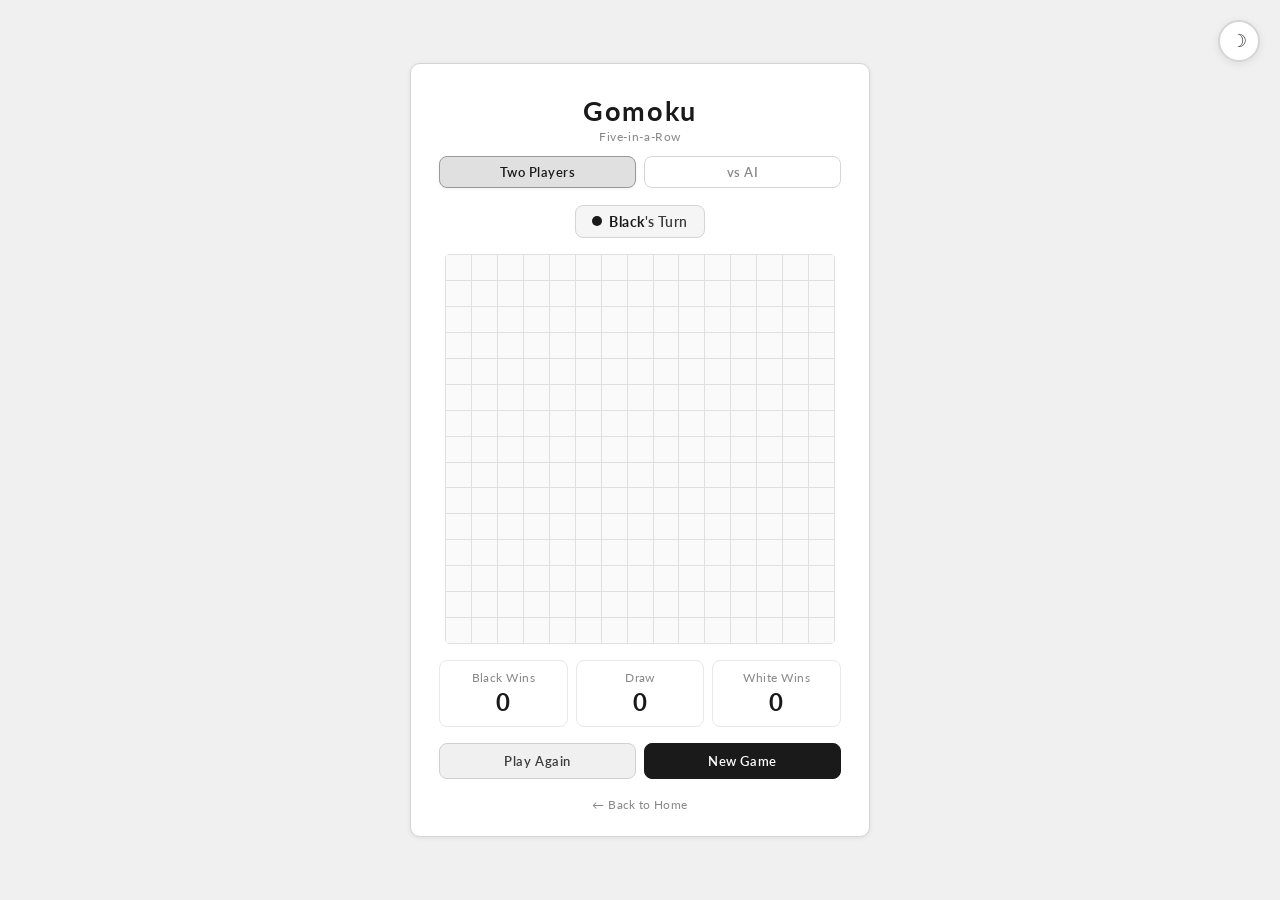
<file: games/gomoku.html>
<!DOCTYPE html>
<html lang="en">
<head>
  <meta charset="UTF-8">
  <meta name="viewport" content="width=device-width, initial-scale=1.0">
  <title>Gomoku</title>
  <link href="https://fonts.googleapis.com/css2?family=Lato:wght@400;700&display=swap" rel="stylesheet">
  <style>
    /* ==========================================
       Light Theme (default) — Minimalist Gray
       ========================================== */
    :root {
      --bg: #f0f0f0;
      --card-bg: #ffffff;
      --text: #3a3a3a;
      --text-dim: #888888;
      --heading: #1a1a1a;
      --border: #d5d5d5;
      --shadow: rgba(0, 0, 0, 0.08);
      --cell-bg: #fafafa;
      --cell-border: #e0e0e0;
      --cell-hover-bg: #eeeeee;
      --stone-dark: #1a1a1a;
      --stone-light: #ffffff;
      --stone-light-border: #1a1a1a;
      --win-bg: #e8e8e8;
      --win-border: #666666;
      --draw-bg: #f5f5f5;
      --btn-bg: #f0f0f0;
      --btn-hover: #e4e4e4;
      --btn-border: #d0d0d0;
      --btn-new-bg: #1a1a1a;
      --btn-new-text: #ffffff;
      --mode-active-bg: #e0e0e0;
      --mode-active-text: #1a1a1a;
      --turn-bg: #f5f5f5;
      --score-border: #e8e8e8;
      --highlight-border: #999999;
      --banner-win-bg: #e8e8e8;
      --banner-draw-bg: #f5f5f5;
    }

    /* ==========================================
       Dark Theme (manual toggle)
       ========================================== */
    :root[data-theme="dark"] {
      --bg: #181818;
      --card-bg: #242424;
      --text: #d6d6d6;
      --text-dim: #999999;
      --heading: #f2f2f2;
      --border: #3d3d3d;
      --shadow: rgba(0, 0, 0, 0.4);
      --cell-bg: #2e2e2e;
      --cell-border: #3d3d3d;
      --cell-hover-bg: #383838;
      --stone-dark: #e8e8e8;
      --stone-light: #2e2e2e;
      --stone-light-border: #e8e8e8;
      --win-bg: #333333;
      --win-border: #777777;
      --draw-bg: #2a2a2a;
      --btn-bg: #2e2e2e;
      --btn-hover: #383838;
      --btn-border: #3d3d3d;
      --btn-new-bg: #e8e8e8;
      --btn-new-text: #1a1a1a;
      --mode-active-bg: #383838;
      --mode-active-text: #f2f2f2;
      --turn-bg: #2e2e2e;
      --score-border: #3d3d3d;
      --highlight-border: #666666;
      --banner-win-bg: #333333;
      --banner-draw-bg: #2a2a2a;
    }

    /* ==========================================
       System Dark Theme (follow system when no manual selection)
       ========================================== */
    @media (prefers-color-scheme: dark) {
      :root:not([data-theme]) {
        --bg: #181818;
        --card-bg: #242424;
        --text: #d6d6d6;
        --text-dim: #999999;
        --heading: #f2f2f2;
        --border: #3d3d3d;
        --shadow: rgba(0, 0, 0, 0.4);
        --cell-bg: #2e2e2e;
        --cell-border: #3d3d3d;
        --cell-hover-bg: #383838;
        --stone-dark: #e8e8e8;
        --stone-light: #2e2e2e;
        --stone-light-border: #e8e8e8;
        --win-bg: #333333;
        --win-border: #777777;
        --draw-bg: #2a2a2a;
        --btn-bg: #2e2e2e;
        --btn-hover: #383838;
        --btn-border: #3d3d3d;
        --btn-new-bg: #e8e8e8;
        --btn-new-text: #1a1a1a;
        --mode-active-bg: #383838;
        --mode-active-text: #f2f2f2;
        --turn-bg: #2e2e2e;
        --score-border: #3d3d3d;
        --highlight-border: #666666;
        --banner-win-bg: #333333;
        --banner-draw-bg: #2a2a2a;
      }
    }

    /* ========== Global ========== */
    * { margin: 0; padding: 0; box-sizing: border-box; }

    body {
      font-family: 'Lato', sans-serif;
      background: var(--bg);
      color: var(--text);
      min-height: 100vh;
      display: flex;
      align-items: center;
      justify-content: center;
      -webkit-tap-highlight-color: transparent;
      user-select: none;
      transition: background 0.3s, color 0.3s;
      padding: 16px;
    }

    /* ========== Theme Toggle Button ========== */
    #theme-toggle {
      position: fixed;
      top: 20px;
      right: 20px;
      z-index: 1000;
      width: 42px;
      height: 42px;
      border-radius: 50%;
      border: 2px solid var(--border);
      background: var(--card-bg);
      color: var(--text);
      font-size: 18px;
      cursor: pointer;
      display: flex;
      align-items: center;
      justify-content: center;
      padding: 0;
      line-height: 1;
      transition: background 0.3s, border-color 0.3s, transform 0.2s, color 0.3s;
      box-shadow: 0 2px 8px var(--shadow);
    }

    #theme-toggle:hover {
      transform: scale(1.1);
      box-shadow: 0 4px 14px var(--shadow);
    }

    #theme-toggle:active { transform: scale(0.95); }

    /* ========== Main Container ========== */
    .container {
      background: var(--card-bg);
      border: 1px solid var(--border);
      border-radius: 10px;
      padding: 30px 28px 24px;
      width: min(94vw, 460px);
      box-shadow: 0 1px 4px var(--shadow);
      animation: fadeInUp 0.4s ease;
      transition: background 0.3s, border-color 0.3s, box-shadow 0.25s;
    }

    .container:hover {
      box-shadow: 0 4px 12px var(--shadow);
    }

    @keyframes fadeInUp {
      from { opacity: 0; transform: translateY(20px); }
      to   { opacity: 1; transform: translateY(0); }
    }

    /* ========== Header ========== */
    .header {
      text-align: center;
      margin-bottom: 14px;
    }

    .title {
      font-size: 1.7rem;
      font-weight: 700;
      color: var(--heading);
      letter-spacing: 0.06em;
      margin-bottom: 2px;
      transition: color 0.3s;
    }

    .subtitle {
      font-size: 0.78rem;
      color: var(--text-dim);
      letter-spacing: 0.05em;
      margin-bottom: 12px;
      transition: color 0.3s;
    }

    /* ========== Mode Switch ========== */
    .mode-switch {
      display: flex;
      gap: 8px;
      margin-bottom: 14px;
    }

    .mode-btn {
      flex: 1;
      padding: 7px 10px;
      border: 1px solid var(--border);
      border-radius: 8px;
      background: var(--card-bg);
      color: var(--text-dim);
      font-size: 0.8rem;
      font-weight: 600;
      letter-spacing: 0.04em;
      cursor: pointer;
      transition: all 0.25s ease;
      font-family: inherit;
    }

    .mode-btn:hover {
      background: var(--btn-hover);
      color: var(--text);
    }

    .mode-btn.active {
      background: var(--mode-active-bg);
      border-color: var(--highlight-border);
      color: var(--mode-active-text);
      box-shadow: 0 1px 3px rgba(0, 0, 0, 0.06);
    }

    /* ========== Turn Order (only in PvE mode) ========== */
    .order-switch {
      display: none;
      gap: 8px;
      margin-bottom: 14px;
    }

    .order-switch.visible {
      display: flex;
    }

    .order-btn {
      flex: 1;
      padding: 7px 10px;
      border: 1px solid var(--border);
      border-radius: 8px;
      background: var(--card-bg);
      color: var(--text-dim);
      font-size: 0.78rem;
      font-weight: 600;
      letter-spacing: 0.04em;
      cursor: pointer;
      transition: all 0.25s ease;
      font-family: inherit;
    }

    .order-btn:hover {
      background: var(--btn-hover);
      color: var(--text);
    }

    .order-btn.active {
      background: var(--mode-active-bg);
      border-color: var(--highlight-border);
      color: var(--mode-active-text);
      box-shadow: 0 1px 3px rgba(0, 0, 0, 0.06);
    }

    /* ========== Result Banner & Turn Indicator ========== */
    .info-bar {
      display: flex;
      align-items: center;
      justify-content: center;
      gap: 10px;
      margin-bottom: 14px;
      min-height: 38px;
    }

    .result-banner,
    .turn-indicator {
      padding: 7px 16px;
      border-radius: 8px;
      font-weight: 600;
      font-size: 0.88rem;
      letter-spacing: 0.03em;
      transition: all 0.3s ease;
    }

    .turn-indicator {
      display: flex;
      align-items: center;
      gap: 7px;
      background: var(--turn-bg);
      border: 1px solid var(--border);
      color: var(--text);
    }

    .turn-dot {
      width: 10px;
      height: 10px;
      border-radius: 50%;
      flex-shrink: 0;
      transition: background 0.3s;
    }

    .turn-dot.black-turn { background: var(--stone-dark); }
    .turn-dot.white-turn { background: var(--stone-light); border: 2px solid var(--stone-light-border); }

    .turn-dot.ai-thinking-dot {
      animation: dotBreath 0.8s ease-in-out infinite alternate;
    }

    @keyframes dotBreath {
      from { opacity: 0.4; transform: scale(0.9); }
      to   { opacity: 1;   transform: scale(1.15); }
    }

    .player-name {
      font-weight: 700;
      color: var(--heading);
      transition: color 0.3s;
    }

    .result-banner {
      display: none;
    }

    .result-banner.show {
      display: block;
    }

    .result-banner.win {
      background: var(--banner-win-bg);
      color: var(--heading);
      border: 1px solid var(--win-border);
    }

    .result-banner.draw {
      background: var(--banner-draw-bg);
      color: var(--text-dim);
      border: 1px solid var(--border);
    }

    .turn-indicator.hidden {
      display: none;
    }

    /* ========== Board ========== */
    .board-wrapper {
      display: flex;
      align-items: center;
      justify-content: center;
      margin-bottom: 16px;
    }

    .board {
      display: grid;
      grid-template-columns: repeat(15, 1fr);
      grid-template-rows: repeat(15, 1fr);
      gap: 1px;
      width: min(88vw, 390px);
      height: min(88vw, 390px);
      background: var(--cell-border);
      border: 1px solid var(--cell-border);
      border-radius: 4px;
    }

    .cell {
      position: relative;
      background: var(--cell-bg);
      cursor: pointer;
      transition: background 0.15s ease;
      display: flex;
      align-items: center;
      justify-content: center;
      /* square aspect */
      aspect-ratio: 1;
    }

    .cell:not(.taken):hover {
      background: var(--cell-hover-bg);
    }

    .board.ai-thinking .cell:not(.taken) {
      cursor: default;
      pointer-events: none;
    }

    .cell.taken {
      cursor: default;
      pointer-events: none;
    }

    /* Highlight winning stones */
    .cell.winner-stone::after {
      box-shadow: 0 0 6px 2px var(--win-border) !important;
    }

    /* ========== Black Stone (solid circle) ========== */
    .cell.black::after {
      content: '';
      width: 88%;
      height: 88%;
      background: var(--stone-dark);
      border-radius: 50%;
      animation: stoneAppear 0.2s ease;
      transition: background 0.3s;
    }

    /* ========== White Stone (hollow circle) ========== */
    .cell.white::after {
      content: '';
      width: 88%;
      height: 88%;
      background: var(--stone-light);
      border: 2px solid var(--stone-light-border);
      border-radius: 50%;
      animation: stoneAppear 0.2s ease;
      transition: background 0.3s, border-color 0.3s;
    }

    @keyframes stoneAppear {
      from { opacity: 0; transform: scale(0.3); }
      to   { opacity: 1; transform: scale(1); }
    }

    /* ========== Scoreboard ========== */
    .scoreboard {
      display: flex;
      gap: 8px;
      margin-bottom: 16px;
    }

    .score-card {
      flex: 1;
      text-align: center;
      padding: 10px 4px;
      border-radius: 8px;
      background: var(--card-bg);
      border: 1px solid var(--score-border);
      transition: all 0.3s ease;
    }

    .score-card .score-label {
      font-size: 0.72rem;
      color: var(--text-dim);
      margin-bottom: 3px;
      letter-spacing: 0.04em;
      transition: color 0.3s;
    }

    .score-card .score-value {
      font-size: 1.5rem;
      font-weight: 700;
      color: var(--heading);
      letter-spacing: 0.02em;
      transition: all 0.3s ease;
    }

    .score-card.highlight {
      border-color: var(--highlight-border);
      transform: translateY(-2px);
      box-shadow: 0 2px 8px rgba(0, 0, 0, 0.06);
    }

    /* ========== Controls ========== */
    .controls {
      display: flex;
      gap: 8px;
    }

    .btn {
      flex: 1;
      padding: 9px 12px;
      border: 1px solid var(--btn-border);
      border-radius: 8px;
      background: var(--btn-bg);
      color: var(--text);
      font-size: 0.83rem;
      font-weight: 600;
      letter-spacing: 0.04em;
      cursor: pointer;
      transition: all 0.2s ease;
      font-family: inherit;
    }

    .btn:hover {
      background: var(--btn-hover);
      border-color: var(--cell-hover-border);
      transform: translateY(-1px);
      box-shadow: 0 2px 6px rgba(0, 0, 0, 0.06);
    }

    .btn:active { transform: scale(0.97); }

    .btn-new-game {
      background: var(--btn-new-bg);
      color: var(--btn-new-text);
      border-color: var(--btn-new-bg);
    }

    .btn-new-game:hover { opacity: 0.85; }

    /* ========== Footer ========== */
    .footer-link {
      text-align: center;
      margin-top: 14px;
    }

    .footer-link a {
      color: var(--text-dim);
      text-decoration: none;
      font-size: 0.76rem;
      transition: color 0.2s;
      letter-spacing: 0.03em;
    }

    .footer-link a:hover { color: var(--text); }

    /* ========== Responsive ========== */
    @media (max-width: 440px) {
      .container { padding: 22px 12px 18px; width: 98vw; }
      .title { font-size: 1.4rem; }
      .board { width: min(94vw, 360px); height: min(94vw, 360px); }
      .score-card .score-value { font-size: 1.3rem; }
      .btn { padding: 8px 8px; font-size: 0.76rem; }
      .mode-btn { font-size: 0.74rem; padding: 6px 8px; }
      .cell.white::after { border-width: 1.5px; }
    }
  </style>
</head>
<body>

  <button id="theme-toggle" title="Toggle light/dark mode">&#9789;</button>

  <div class="container">
    <!-- Header -->
    <div class="header">
      <h1 class="title">Gomoku</h1>
      <p class="subtitle">Five-in-a-Row</p>
      <div class="mode-switch">
        <button class="mode-btn active" id="btnPvP" data-mode="pvp">Two Players</button>
        <button class="mode-btn" id="btnPvE" data-mode="pve">vs AI</button>
      </div>

      <!-- Order switch (only in PvE mode) -->
      <div class="order-switch" id="orderSwitch">
        <button class="order-btn active" id="btnYouFirst">You First (Black)</button>
        <button class="order-btn" id="btnAiFirst">AI First (Black)</button>
      </div>
    </div>

    <!-- Info Bar -->
    <div class="info-bar">
      <div class="result-banner" id="resultBanner"></div>
      <div class="turn-indicator" id="turnIndicator">
        <span class="turn-dot black-turn" id="turnDot"></span>
        <span><span class="player-name" id="turnName">Black</span>'s Turn</span>
      </div>
    </div>

    <!-- Board -->
    <div class="board-wrapper">
      <div class="board" id="board"></div>
    </div>

    <!-- Scoreboard -->
    <div class="scoreboard">
      <div class="score-card" id="scoreBlack">
        <div class="score-label" id="scoreBlackLabel">Black Wins</div>
        <div class="score-value" id="scoreBlackVal">0</div>
      </div>
      <div class="score-card" id="scoreDraw">
        <div class="score-label">Draw</div>
        <div class="score-value" id="scoreDrawVal">0</div>
      </div>
      <div class="score-card" id="scoreWhite">
        <div class="score-label" id="scoreWhiteLabel">White Wins</div>
        <div class="score-value" id="scoreWhiteVal">0</div>
      </div>
    </div>

    <!-- Controls -->
    <div class="controls">
      <button class="btn" id="btnRestart">Play Again</button>
      <button class="btn btn-new-game" id="btnNewGame">New Game</button>
    </div>

    <!-- Footer -->
    <div class="footer-link">
      <a href="../index.html">&larr; Back to Home</a>
    </div>
  </div>

  <script>
    /* ==========================================
       Gomoku — 15x15
       ========================================== */

    const SIZE = 15;

    // ---------- DOM ----------
    const boardEl       = document.getElementById('board');
    const turnDot       = document.getElementById('turnDot');
    const turnName      = document.getElementById('turnName');
    const turnIndicator = document.getElementById('turnIndicator');
    const resultBanner  = document.getElementById('resultBanner');
    const scoreBlackVal = document.getElementById('scoreBlackVal');
    const scoreWhiteVal = document.getElementById('scoreWhiteVal');
    const scoreDrawVal  = document.getElementById('scoreDrawVal');
    const scoreBlack    = document.getElementById('scoreBlack');
    const scoreWhite    = document.getElementById('scoreWhite');
    const scoreDraw     = document.getElementById('scoreDraw');
    const scoreBlackLabel = document.getElementById('scoreBlackLabel');
    const scoreWhiteLabel = document.getElementById('scoreWhiteLabel');
    const btnRestart    = document.getElementById('btnRestart');
    const btnNewGame    = document.getElementById('btnNewGame');
    const btnPvP        = document.getElementById('btnPvP');
    const btnPvE        = document.getElementById('btnPvE');
    const orderSwitch   = document.getElementById('orderSwitch');
    const btnYouFirst   = document.getElementById('btnYouFirst');
    const btnAiFirst    = document.getElementById('btnAiFirst');
    const themeToggle   = document.getElementById('theme-toggle');

    // ---------- State ----------
    const DIRECTIONS = [[0, 1], [1, 0], [1, 1], [1, -1]]; // horizontal, vertical, diagonal, anti-diagonal
    const BLACK = 'black';
    const WHITE = 'white';

    let boardState;     // 2D: boardState[row][col] = null | 'black' | 'white'
    let currentPlayer;  // 'black' | 'white'
    let gameActive;
    let gameMode;       // 'pvp' | 'pve'
    let scores;
    let aiTimer;
    let lastMove;       // [row, col] | null

    const CENTER = Math.floor(SIZE / 2);

    let humanColor = BLACK;   // player color: BLACK=first(black), WHITE=second(white)
    function getAiColor() { return humanColor === BLACK ? WHITE : BLACK; }

    // ======================================================
    //  Theme Toggle
    // ======================================================
    function getTheme() {
      const saved = localStorage.getItem('theme');
      if (saved) return saved;
      return window.matchMedia('(prefers-color-scheme: dark)').matches ? 'dark' : 'light';
    }

    function applyTheme(theme) {
      if (theme === 'dark') {
        document.documentElement.setAttribute('data-theme', 'dark');
        themeToggle.innerHTML = '&#9788;';
      } else {
        document.documentElement.removeAttribute('data-theme');
        themeToggle.innerHTML = '&#9789;';
      }
    }

    function toggleTheme() {
      const cur = document.documentElement.hasAttribute('data-theme') ? 'dark' : 'light';
      const next = cur === 'dark' ? 'light' : 'dark';
      applyTheme(next);
      localStorage.setItem('theme', next);
    }

    applyTheme(getTheme());
    window.matchMedia('(prefers-color-scheme: dark)').addEventListener('change', (e) => {
      if (!localStorage.getItem('theme')) applyTheme(e.matches ? 'dark' : 'light');
    });
    themeToggle.addEventListener('click', toggleTheme);

    // ======================================================
    //  Board Setup
    // ======================================================
    let cells = [];

    function buildBoard() {
      boardEl.innerHTML = '';
      cells = [];
      for (let r = 0; r < SIZE; r++) {
        for (let c = 0; c < SIZE; c++) {
          const cell = document.createElement('div');
          cell.className = 'cell';
          cell.dataset.row = r;
          cell.dataset.col = c;
          cell.addEventListener('click', () => handleCellClick(r, c));
          boardEl.appendChild(cell);
          cells.push(cell);
        }
      }
    }

    function getCell(r, c) {
      return cells[r * SIZE + c];
    }

    // ======================================================
    //  Game Initialization
    // ======================================================
    function initGame(resetScores = false) {
      if (aiTimer) { clearTimeout(aiTimer); aiTimer = null; }

      boardState = Array.from({ length: SIZE }, () => Array(SIZE).fill(null));
      currentPlayer = BLACK;   // Black always goes first
      gameActive = true;
      lastMove = null;

      if (resetScores) {
        scores = { black: 0, white: 0, draw: 0 };
      } else if (!scores) {
        scores = { black: 0, white: 0, draw: 0 };
      }

      cells.forEach(c => { c.className = 'cell'; });
      resultBanner.className = 'result-banner';
      resultBanner.textContent = '';
      turnIndicator.classList.remove('hidden');
      boardEl.classList.remove('ai-thinking');
      turnDot.classList.remove('ai-thinking-dot');

      updateScoreLabels();
      updateTurnUI();
      updateScoreUI();
      clearScoreHighlight();

      // In PvE mode and player goes second → AI (Black) moves first
      if (gameMode === 'pve' && humanColor === WHITE && gameActive) {
        boardEl.classList.add('ai-thinking');
        updateTurnUI();
        aiTimer = setTimeout(() => { aiTimer = null; aiMove(); }, 500);
      }
    }

    function updateScoreLabels() {
      if (gameMode === 'pve') {
        scoreBlackLabel.textContent = (humanColor === BLACK) ? 'You (Black)' : 'AI (Black)';
        scoreWhiteLabel.textContent = (humanColor === WHITE) ? 'You (White)' : 'AI (White)';
      } else {
        scoreBlackLabel.textContent = 'Black Wins';
        scoreWhiteLabel.textContent = 'White Wins';
      }
    }

    function updateTurnUI() {
      if (!gameActive) return;

      turnDot.classList.remove('ai-thinking-dot', 'black-turn', 'white-turn');
      turnIndicator.classList.remove('hidden');
      resultBanner.className = 'result-banner';
      resultBanner.textContent = '';

      if (currentPlayer === BLACK) {
        turnDot.classList.add('black-turn');
        if (gameMode === 'pve') {
          turnName.textContent = (humanColor === BLACK) ? 'You (Black)' : 'AI (Black)';
          if (humanColor !== BLACK) turnDot.classList.add('ai-thinking-dot');
        } else {
          turnName.textContent = 'Black';
        }
      } else {
        turnDot.classList.add('white-turn');
        if (gameMode === 'pve') {
          turnName.textContent = (humanColor === WHITE) ? 'You (White)' : 'AI (White)';
          if (humanColor !== WHITE) turnDot.classList.add('ai-thinking-dot');
        } else {
          turnName.textContent = 'White';
        }
      }
    }

    function updateScoreUI() {
      scoreBlackVal.textContent = scores.black;
      scoreWhiteVal.textContent = scores.white;
      scoreDrawVal.textContent  = scores.draw;
    }

    function highlightScoreCard(type) {
      clearScoreHighlight();
      if (type === 'black') scoreBlack.classList.add('highlight');
      if (type === 'white') scoreWhite.classList.add('highlight');
      if (type === 'draw')  scoreDraw.classList.add('highlight');
    }

    function clearScoreHighlight() {
      scoreBlack.classList.remove('highlight');
      scoreWhite.classList.remove('highlight');
      scoreDraw.classList.remove('highlight');
    }

    // ======================================================
    //  Win Detection (based on last move)
    // ======================================================
    function checkWinner() {
      if (!lastMove) return null;
      const [lr, lc] = lastMove;
      const player = boardState[lr][lc];
      if (!player) return null;

      for (const [dr, dc] of DIRECTIONS) {
        const line = [[lr, lc]];

        // forward
        for (let i = 1; i < 5; i++) {
          const r = lr + dr * i, c = lc + dc * i;
          if (r >= 0 && r < SIZE && c >= 0 && c < SIZE && boardState[r][c] === player) {
            line.push([r, c]);
          } else break;
        }
        // backward
        for (let i = 1; i < 5; i++) {
          const r = lr - dr * i, c = lc - dc * i;
          if (r >= 0 && r < SIZE && c >= 0 && c < SIZE && boardState[r][c] === player) {
            line.unshift([r, c]);
          } else break;
        }

        if (line.length >= 5) {
          return { winner: player, cells: line };
        }
      }

      // draw
      if (boardState.every(row => row.every(cell => cell !== null))) {
        return { winner: 'draw', cells: [] };
      }

      return null;
    }

    // ======================================================
    //  End Game & Place Stone
    // ======================================================
    function endGame(result) {
      gameActive = false;
      if (aiTimer) { clearTimeout(aiTimer); aiTimer = null; }

      boardEl.classList.remove('ai-thinking');
      turnDot.classList.remove('ai-thinking-dot');
      turnIndicator.classList.add('hidden');

      if (result.winner === 'draw') {
        scores.draw++;
        resultBanner.className = 'result-banner draw show';
        resultBanner.textContent = 'Draw -- Board is full';
        highlightScoreCard('draw');
      } else {
        const w = result.winner;
        if (w === BLACK) scores.black++;
        else             scores.white++;

        resultBanner.className = 'result-banner win show';

        if (gameMode === 'pve') {
          resultBanner.textContent = (w === humanColor) ? 'You Win!' : 'AI Wins';
        } else {
          resultBanner.textContent = (w === BLACK ? 'Black' : 'White') + ' Wins';
        }

        highlightScoreCard(w === BLACK ? 'black' : 'white');
        result.cells.forEach(([r, c]) => {
          getCell(r, c).classList.add('winner-stone');
        });
      }

      updateScoreUI();
    }

    function placeStone(r, c, player) {
      boardState[r][c] = player;
      const cell = getCell(r, c);
      cell.classList.add('taken', player);
      lastMove = [r, c];
    }

    function afterMove() {
      const result = checkWinner();
      if (result) {
        endGame(result);
        return;
      }

      if (gameMode === 'pvp') {
        currentPlayer = currentPlayer === BLACK ? WHITE : BLACK;
        updateTurnUI();
      } else {
        // PvE: after player's move, it's AI's turn
        currentPlayer = getAiColor();
        updateTurnUI();
        boardEl.classList.add('ai-thinking');
        aiTimer = setTimeout(() => { aiTimer = null; aiMove(); }, 300);
      }
    }

    // ---------- Click Handler ----------
    function handleCellClick(r, c) {
      if (!gameActive || boardState[r][c] !== null) return;
      if (gameMode === 'pve' && currentPlayer !== humanColor) return;

      placeStone(r, c, currentPlayer);
      afterMove();
    }

    // ======================================================
    //  AI — Enhanced: Heuristic Evaluation + Minimax + Alpha-Beta Pruning
    // ======================================================

    function aiMove() {
      const aiColor = getAiColor();
      if (!gameActive || currentPlayer !== aiColor) return;

      const move = getBestMove();
      if (!move) return;

      placeStone(move[0], move[1], aiColor);

      const result = checkWinner();
      if (result) {
        endGame(result);
      } else {
        currentPlayer = humanColor;
        boardEl.classList.remove('ai-thinking');
        updateTurnUI();
      }
    }

    // ---------- Scoring Constants ----------
    const SCORES = {
      FIVE:          10000000,
      LIVE_FOUR:      1500000,
      JUMP_FOUR:       260000,
      RUSH_FOUR:       180000,
      LIVE_THREE:       90000,
      JUMP_THREE:       20000,
      SLEEP_THREE:       7000,
      LIVE_TWO:           800,
      SLEEP_TWO:           90,
    };

    // ---------- Pattern Classification ----------
    function classifyPattern(count, openEnds) {
      if (count >= 5) return 'FIVE';
      if (count === 4) {
        if (openEnds === 2) return 'LIVE_FOUR';
        if (openEnds === 1) return 'RUSH_FOUR';
      }
      if (count === 3) {
        if (openEnds === 2) return 'LIVE_THREE';
        if (openEnds === 1) return 'SLEEP_THREE';
      }
      if (count === 2) {
        if (openEnds === 2) return 'LIVE_TWO';
        if (openEnds === 1) return 'SLEEP_TWO';
      }
      return null;
    }

    // ---------- Single-direction Analysis (returns pattern detail) ----------
    function evalDirDetailed(r, c, dr, dc, player) {
      let count = 1;
      let openEnds = 0;

      let nr = r + dr, nc = c + dc;
      while (nr >= 0 && nr < SIZE && nc >= 0 && nc < SIZE && boardState[nr][nc] === player) {
        count++;
        nr += dr; nc += dc;
      }
      if (nr >= 0 && nr < SIZE && nc >= 0 && nc < SIZE && boardState[nr][nc] === null) openEnds++;

      nr = r - dr; nc = c - dc;
      while (nr >= 0 && nr < SIZE && nc >= 0 && nc < SIZE && boardState[nr][nc] === player) {
        count++;
        nr -= dr; nc -= dc;
      }
      if (nr >= 0 && nr < SIZE && nc >= 0 && nc < SIZE && boardState[nr][nc] === null) openEnds++;

      const pattern = classifyPattern(count, openEnds);
      return { pattern, count, openEnds };
    }

    function isInsideBoard(r, c) {
      return r >= 0 && r < SIZE && c >= 0 && c < SIZE;
    }

    function getVirtualCellValue(r, c, player, tr, tc) {
      if (!isInsideBoard(tr, tc)) return 'X';
      if (tr === r && tc === c) return 'P';

      const cell = boardState[tr][tc];
      if (cell === null) return 'E';
      return cell === player ? 'P' : 'X';
    }

    // ---------- Broken Pattern Detection (Jump Three / Jump Four) ----------
    function detectBrokenPattern(r, c, dr, dc, player) {
      const line = [];
      for (let step = -4; step <= 4; step++) {
        line.push(getVirtualCellValue(r, c, player, r + dr * step, c + dc * step));
      }

      let jumpFour = false;
      let jumpThree = false;

      for (let start = 0; start <= 4; start++) {
        const end = start + 5;
        if (!(start <= 4 && 4 < end)) continue; // must include current move position

        const window = line.slice(start, end);
        if (window.includes('X')) continue;

        const ownCount = window.filter(v => v === 'P').length;
        const emptyCount = 5 - ownCount;
        const leftOpen = start - 1 >= 0 && line[start - 1] === 'E';
        const rightOpen = end < line.length && line[end] === 'E';
        const openAround = leftOpen || rightOpen;

        // pattern like 11101 / 11011 / 10111 (at least one side extendable)
        if (ownCount === 4 && emptyCount === 1) {
          const gapIndex = window.indexOf('E');
          if (gapIndex > 0 && gapIndex < 4 && openAround) jumpFour = true;
        }

        // pattern like 11010 / 10110 / 01011 / 01101 (at least one side extendable)
        if (ownCount === 3 && emptyCount === 2) {
          const stoneIdx = [];
          window.forEach((v, idx) => { if (v === 'P') stoneIdx.push(idx); });
          const span = stoneIdx[stoneIdx.length - 1] - stoneIdx[0];
          const hasInnerGap = span >= 3 && window.slice(1, 4).includes('E');
          if (hasInnerGap && openAround) jumpThree = true;
        }
      }

      return { jumpFour, jumpThree };
    }

    // ---------- Analyze virtual move patterns ----------
    function analyzeMovePatterns(r, c, player) {
      let baseScore = 0;
      const patterns = {
        FIVE: 0,
        LIVE_FOUR: 0,
        JUMP_FOUR: 0,
        RUSH_FOUR: 0,
        LIVE_THREE: 0,
        JUMP_THREE: 0,
        SLEEP_THREE: 0,
        LIVE_TWO: 0,
        SLEEP_TWO: 0,
      };

      for (const [dr, dc] of DIRECTIONS) {
        const result = evalDirDetailed(r, c, dr, dc, player);
        if (result.pattern) {
          patterns[result.pattern]++;
          baseScore += SCORES[result.pattern];
        }

        const broken = detectBrokenPattern(r, c, dr, dc, player);
        if (broken.jumpFour && result.count < 4) {
          patterns.JUMP_FOUR++;
          baseScore += SCORES.JUMP_FOUR;
        }
        if (broken.jumpThree && result.pattern !== 'LIVE_THREE') {
          patterns.JUMP_THREE++;
          baseScore += SCORES.JUMP_THREE;
        }
      }

      return { patterns, baseScore };
    }

    function scoreFromAnalysis(analysis) {
      const { patterns } = analysis;
      let totalScore = analysis.baseScore;

      // Five-in-a-row → immediate win (highest priority)
      if (patterns.FIVE >= 1) return SCORES.FIVE * 10;

      // Boost explicit single live-three so AI can recognize and value it better
      if (patterns.LIVE_THREE >= 1) totalScore += Math.floor(SCORES.LIVE_THREE * 0.7);

      // Double live-three / rush-four+live-three / double rush-four etc.
      if (patterns.LIVE_THREE >= 2) totalScore += SCORES.LIVE_FOUR * 2;
      if (patterns.RUSH_FOUR >= 1 && patterns.LIVE_THREE >= 1) totalScore += SCORES.LIVE_FOUR * 2;
      if (patterns.RUSH_FOUR >= 2) totalScore += SCORES.LIVE_FOUR * 2;

      // jump-four, jump-three compound threats
      if (patterns.JUMP_FOUR >= 1 && patterns.LIVE_THREE >= 1) totalScore += Math.floor(SCORES.LIVE_FOUR * 1.5);
      if (patterns.JUMP_FOUR >= 2) totalScore += SCORES.LIVE_FOUR;
      if (patterns.JUMP_THREE >= 2) totalScore += SCORES.LIVE_THREE;
      if (patterns.JUMP_THREE >= 1 && patterns.LIVE_THREE >= 1) totalScore += Math.floor(SCORES.LIVE_FOUR * 0.8);

      return totalScore;
    }

    function quickScoreFromAnalysis(analysis) {
      const { patterns } = analysis;
      let total = analysis.baseScore;

      if (patterns.FIVE >= 1) return SCORES.FIVE * 10;
      if (patterns.LIVE_THREE >= 1) total += Math.floor(SCORES.LIVE_THREE * 0.9);
      if (patterns.LIVE_THREE >= 2) total += SCORES.LIVE_FOUR;
      if (patterns.RUSH_FOUR >= 1 && patterns.LIVE_THREE >= 1) total += SCORES.LIVE_FOUR;

      return total;
    }

    function getThreatLevel(patterns) {
      if (patterns.FIVE >= 1) return 6;
      if (patterns.LIVE_FOUR >= 1) return 5;
      if (patterns.RUSH_FOUR >= 2 || (patterns.RUSH_FOUR >= 1 && patterns.LIVE_THREE >= 1)) return 4;
      if (patterns.LIVE_THREE >= 2) return 3;
      if (patterns.LIVE_THREE >= 1) return 2;
      if (patterns.JUMP_THREE >= 1) return 1;
      return 0;
    }

    // ---------- Enhanced Position Evaluation (with compound threat detection) ----------
    function evaluatePosition(r, c, player) {
      return scoreFromAnalysis(analyzeMovePatterns(r, c, player));
    }

    // ---------- Quick Evaluation (for candidate ordering in search tree) ----------
    function evaluatePositionQuick(r, c, player) {
      return quickScoreFromAnalysis(analyzeMovePatterns(r, c, player));
    }

    // ---------- Full-board Evaluation (search tree leaf node) ----------
    function evaluateBoardOverall(aiColor, humanColor) {
      let aiScore = 0, humanScore = 0;

      for (let r = 0; r < SIZE; r++) {
        for (let c = 0; c < SIZE; c++) {
          if (boardState[r][c] === aiColor) {
            aiScore += evaluatePosition(r, c, aiColor);
          } else if (boardState[r][c] === humanColor) {
            humanScore += evaluatePosition(r, c, humanColor);
          }
        }
      }

      return aiScore - humanScore;
    }

    // ---------- Check if a player has won (full-board scan) ----------
    function hasPlayerWon(player) {
      for (let r = 0; r < SIZE; r++) {
        for (let c = 0; c < SIZE; c++) {
          if (boardState[r][c] !== player) continue;
          for (const [dr, dc] of DIRECTIONS) {
            let count = 1;
            for (let i = 1; i < 5; i++) {
              const nr = r + dr * i, nc = c + dc * i;
              if (nr >= 0 && nr < SIZE && nc >= 0 && nc < SIZE && boardState[nr][nc] === player) count++;
              else break;
            }
            if (count >= 5) return true;
          }
        }
      }
      return false;
    }

    // ---------- Check if board is full ----------
    function isBoardFullState() {
      return boardState.every(row => row.every(cell => cell !== null));
    }

    // ---------- Alpha-Beta Search Core ----------
    function alphaBeta(depth, alpha, beta, isMaximizing, aiColor, humanColor) {
      // terminal state detection
      if (hasPlayerWon(aiColor))    return  100000000 + depth;
      if (hasPlayerWon(humanColor)) return -100000000 - depth;
      if (isBoardFullState())       return 0;
      if (depth === 0)              return evaluateBoardOverall(aiColor, humanColor);

      const candidates = getCandidateMoves();
      if (candidates.length === 0) return 0;

      // Sort candidates heuristically (improve pruning efficiency)
      const scored = candidates.map(([r, c]) => {
        const attackAnalysis = analyzeMovePatterns(r, c, isMaximizing ? aiColor : humanColor);
        const defendAnalysis = analyzeMovePatterns(r, c, isMaximizing ? humanColor : aiColor);
        const attack = quickScoreFromAnalysis(attackAnalysis);
        const defend = quickScoreFromAnalysis(defendAnalysis);
        const defendThreat = getThreatLevel(defendAnalysis.patterns);
        const defensiveBonus = defendThreat >= 3 ? SCORES.LIVE_FOUR : (defendThreat >= 2 ? SCORES.LIVE_THREE : 0);
        return { r, c, s: attack + defend * 1.25 + defensiveBonus };
      });
      scored.sort((a, b) => b.s - a.s);

      // Limit candidate count to control search scale
      const maxCandidates = depth >= 2 ? 10 : candidates.length;
      const limited = scored.slice(0, maxCandidates);

      if (isMaximizing) {
        let maxScore = -Infinity;
        for (const { r, c } of limited) {
          boardState[r][c] = aiColor;
          const score = alphaBeta(depth - 1, alpha, beta, false, aiColor, humanColor);
          boardState[r][c] = null;
          maxScore = Math.max(maxScore, score);
          alpha = Math.max(alpha, score);
          if (alpha >= beta) break;
        }
        return maxScore;
      } else {
        let minScore = Infinity;
        for (const { r, c } of limited) {
          boardState[r][c] = humanColor;
          const score = alphaBeta(depth - 1, alpha, beta, true, aiColor, humanColor);
          boardState[r][c] = null;
          minScore = Math.min(minScore, score);
          beta = Math.min(beta, score);
          if (alpha >= beta) break;
        }
        return minScore;
      }
    }

    // ---------- Get Candidate Move Positions ----------
    function getCandidateMoves() {
      const candidateSet = new Set();

      for (let r = 0; r < SIZE; r++) {
        for (let c = 0; c < SIZE; c++) {
          if (boardState[r][c] !== null) {
            for (let dr = -2; dr <= 2; dr++) {
              for (let dc = -2; dc <= 2; dc++) {
                const nr = r + dr, nc = c + dc;
                if (nr >= 0 && nr < SIZE && nc >= 0 && nc < SIZE && boardState[nr][nc] === null) {
                  candidateSet.add(nr * SIZE + nc);
                }
              }
            }
          }
        }
      }

      return [...candidateSet].map(key => [Math.floor(key / SIZE), key % SIZE]);
    }

    // ---------- Core: AI Best Move (Minimax + Iterative Deepening) ----------
    function getBestMove() {
      const aiColor = getAiColor();

      // For empty board, start at center
      const allEmpty = boardState.every(row => row.every(c => c === null));
      if (allEmpty) return [CENTER, CENTER];

      const candidates = getCandidateMoves();
      if (candidates.length === 0) return null;

      // 1. Check if AI can win in one move
      for (const [r, c] of candidates) {
        boardState[r][c] = aiColor;
        const won = hasPlayerWon(aiColor);
        boardState[r][c] = null;
        if (won) return [r, c];
      }

      // 2. Check positions that must be blocked (opponent's winning move)
      const mustBlock = [];
      for (const [r, c] of candidates) {
        boardState[r][c] = humanColor;
        if (hasPlayerWon(humanColor)) mustBlock.push([r, c]);
        boardState[r][c] = null;
      }

      // Only one must-block point → block directly
      if (mustBlock.length === 1) return mustBlock[0];

      let searchCandidates = candidates;
      if (mustBlock.length > 1) searchCandidates = mustBlock;

      // 3. Tactical layer: explicitly recognize forcing threats and live-three points
      const aiForcing = searchCandidates.map(([r, c]) => {
        const analysis = analyzeMovePatterns(r, c, aiColor);
        return {
          r,
          c,
          threat: getThreatLevel(analysis.patterns),
          score: scoreFromAnalysis(analysis),
        };
      }).filter(item => item.threat >= 4);

      if (aiForcing.length > 0) {
        aiForcing.sort((a, b) => (b.threat - a.threat) || (b.score - a.score));
        return [aiForcing[0].r, aiForcing[0].c];
      }

      const humanThreats = searchCandidates.map(([r, c]) => {
        const analysis = analyzeMovePatterns(r, c, humanColor);
        return {
          r,
          c,
          threat: getThreatLevel(analysis.patterns),
          score: scoreFromAnalysis(analysis),
        };
      }).filter(item => item.threat >= 2); // includes single live-three

      if (humanThreats.length > 0) {
        humanThreats.sort((a, b) => (b.threat - a.threat) || (b.score - a.score));
        return [humanThreats[0].r, humanThreats[0].c];
      }

      // 4. Evaluate + sort candidates (attack + defense, defense weighted)
      const scored = searchCandidates.map(([r, c]) => {
        const attackAnalysis = analyzeMovePatterns(r, c, aiColor);
        const defendAnalysis = analyzeMovePatterns(r, c, humanColor);
        const attack = scoreFromAnalysis(attackAnalysis);
        const defend = scoreFromAnalysis(defendAnalysis);
        const defendThreat = getThreatLevel(defendAnalysis.patterns);
        const defensiveBonus = defendThreat >= 3 ? SCORES.LIVE_FOUR : (defendThreat >= 2 ? SCORES.LIVE_THREE : 0);
        return { r, c, s: attack + defend * 1.35 + defensiveBonus };
      });
      scored.sort((a, b) => b.s - a.s);

      // 5. Iterative deepening search (depth 2 → 3, time limit ~900ms)
      const TIME_LIMIT = 900;
      const startTime = Date.now();
      let bestMove = scored[0]; // fallback: best heuristic
      let searchDepth = 2;

      while (searchDepth <= 3) {
        let bestScore = -Infinity;
        let currentBest = scored[0];
        let completed = true;

        // Explore up to 12 candidates at root node
        for (const { r, c } of scored.slice(0, 12)) {
          if (Date.now() - startTime > TIME_LIMIT) {
            completed = false;
            break;
          }

          boardState[r][c] = aiColor;
          const score = alphaBeta(searchDepth - 1, -Infinity, Infinity, false, aiColor, humanColor);
          boardState[r][c] = null;

          if (score > bestScore) {
            bestScore = score;
            currentBest = { r, c };
          }
        }

        if (completed) {
          bestMove = currentBest;
          searchDepth++;
        } else {
          break; // timeout, use previous depth result
        }
      }

      return [bestMove.r, bestMove.c];
    }

    // ======================================================
    //  Button Actions
    // ======================================================
    function restartGame() {
      if (aiTimer) { clearTimeout(aiTimer); aiTimer = null; }

      boardState = Array.from({ length: SIZE }, () => Array(SIZE).fill(null));
      currentPlayer = BLACK;
      gameActive = true;
      lastMove = null;

      cells.forEach(c => { c.className = 'cell'; });
      resultBanner.className = 'result-banner';
      resultBanner.textContent = '';
      turnIndicator.classList.remove('hidden');
      boardEl.classList.remove('ai-thinking');
      turnDot.classList.remove('ai-thinking-dot');

      clearScoreHighlight();
      updateTurnUI();

      // In PvE mode and player goes second → AI moves first
      if (gameMode === 'pve' && humanColor === WHITE && gameActive) {
        boardEl.classList.add('ai-thinking');
        updateTurnUI();
        aiTimer = setTimeout(() => { aiTimer = null; aiMove(); }, 500);
      }
    }

    function newGame() {
      scores = { black: 0, white: 0, draw: 0 };
      updateScoreUI();
      restartGame();
    }

    function switchMode(mode) {
      if (gameMode === mode) return;
      gameMode = mode;
      btnPvP.classList.toggle('active', mode === 'pvp');
      btnPvE.classList.toggle('active', mode === 'pve');
      orderSwitch.classList.toggle('visible', mode === 'pve');
      document.querySelector('.subtitle').textContent = mode === 'pvp'
        ? 'Gomoku / PvP'
        : 'Gomoku / vs AI';
      // Reset to player first when switching modes
      humanColor = BLACK;
      btnYouFirst.classList.add('active');
      btnAiFirst.classList.remove('active');
      newGame();
    }

    function setOrder(youFirst) {
      const newColor = youFirst ? BLACK : WHITE;
      if (humanColor === newColor) return;
      humanColor = newColor;
      btnYouFirst.classList.toggle('active', youFirst);
      btnAiFirst.classList.toggle('active', !youFirst);
      newGame();
    }

    // ======================================================
    //  Launch
    // ======================================================
    btnRestart.addEventListener('click', restartGame);
    btnNewGame.addEventListener('click', newGame);
    btnPvP.addEventListener('click', () => switchMode('pvp'));
    btnPvE.addEventListener('click', () => switchMode('pve'));
    btnYouFirst.addEventListener('click', () => setOrder(true));
    btnAiFirst.addEventListener('click', () => setOrder(false));

    buildBoard();
    gameMode = 'pvp';
    initGame(true);
  </script>

</body>
</html>
</file>
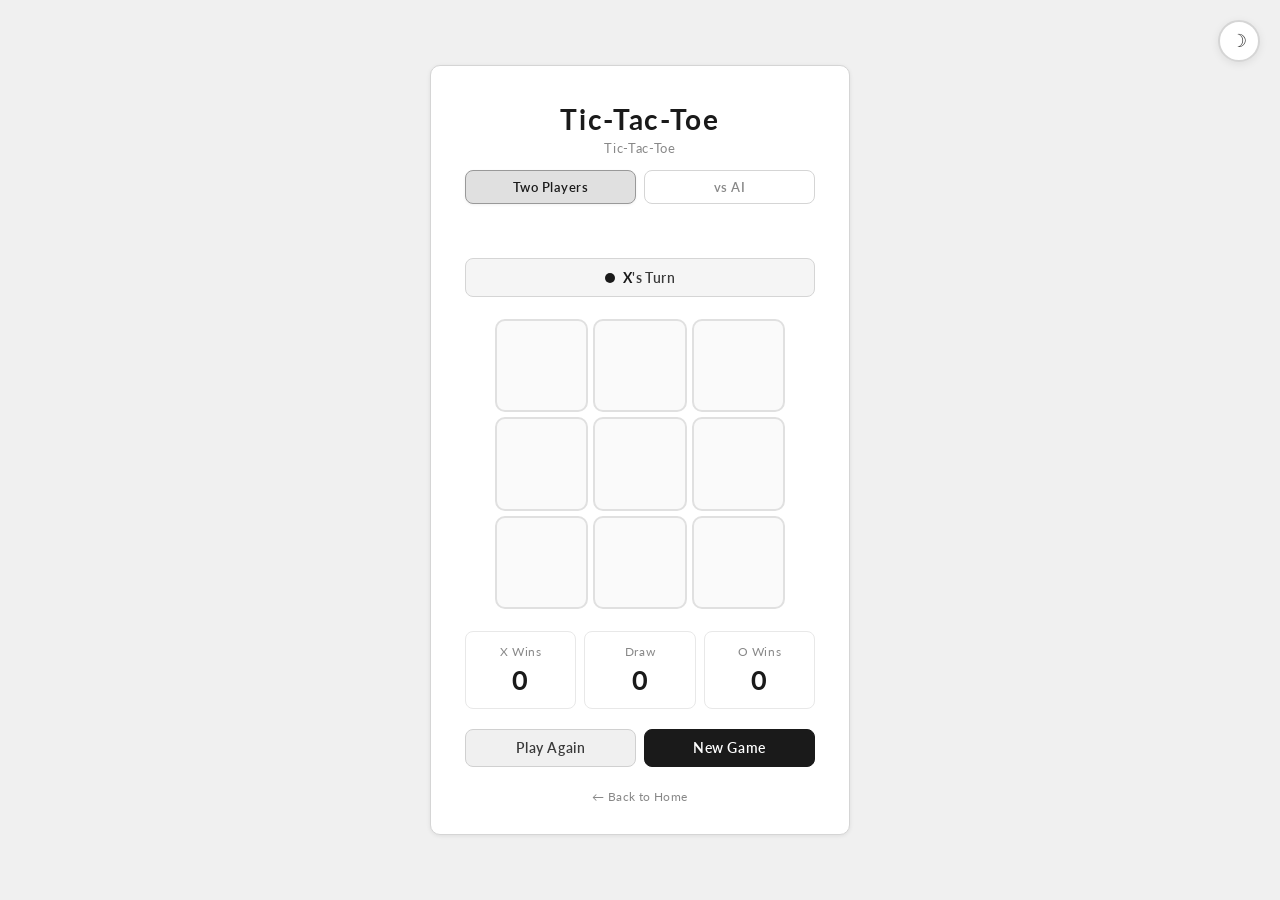
<file: games/tictactoe.html>
<!DOCTYPE html>
<html lang="en">
<head>
  <meta charset="UTF-8">
  <meta name="viewport" content="width=device-width, initial-scale=1.0">
  <title>Tic-Tac-Toe</title>
  <link href="https://fonts.googleapis.com/css2?family=Lato:wght@400;700&display=swap" rel="stylesheet">
  <style>
    /* ==========================================
       Light Theme (default) — Minimalist Gray
       ========================================== */
    :root {
      --bg: #f0f0f0;
      --card-bg: #ffffff;
      --text: #3a3a3a;
      --text-dim: #888888;
      --heading: #1a1a1a;
      --border: #d5d5d5;
      --shadow: rgba(0, 0, 0, 0.08);
      --cell-bg: #fafafa;
      --cell-border: #e0e0e0;
      --cell-hover-bg: #eeeeee;
      --cell-hover-border: #bbbbbb;
      --mark-color: #1a1a1a;
      --win-bg: #e8e8e8;
      --win-border: #666666;
      --draw-bg: #f5f5f5;
      --btn-bg: #f0f0f0;
      --btn-hover: #e4e4e4;
      --btn-border: #d0d0d0;
      --btn-new-bg: #1a1a1a;
      --btn-new-text: #ffffff;
      --mode-active-bg: #e0e0e0;
      --mode-active-text: #1a1a1a;
      --turn-bg: #f5f5f5;
      --score-border: #e8e8e8;
      --highlight-border: #999999;
      --banner-win-bg: #e8e8e8;
      --banner-draw-bg: #f5f5f5;
    }

    /* ==========================================
       Dark Theme (manual toggle)
       ========================================== */
    :root[data-theme="dark"] {
      --bg: #181818;
      --card-bg: #242424;
      --text: #d6d6d6;
      --text-dim: #999999;
      --heading: #f2f2f2;
      --border: #3d3d3d;
      --shadow: rgba(0, 0, 0, 0.4);
      --cell-bg: #2e2e2e;
      --cell-border: #3d3d3d;
      --cell-hover-bg: #383838;
      --cell-hover-border: #555555;
      --mark-color: #e8e8e8;
      --win-bg: #333333;
      --win-border: #777777;
      --draw-bg: #2a2a2a;
      --btn-bg: #2e2e2e;
      --btn-hover: #383838;
      --btn-border: #3d3d3d;
      --btn-new-bg: #e8e8e8;
      --btn-new-text: #1a1a1a;
      --mode-active-bg: #383838;
      --mode-active-text: #f2f2f2;
      --turn-bg: #2e2e2e;
      --score-border: #3d3d3d;
      --highlight-border: #666666;
      --banner-win-bg: #333333;
      --banner-draw-bg: #2a2a2a;
    }

    /* ==========================================
       System Dark Theme (follow system when no manual selection)
       ========================================== */
    @media (prefers-color-scheme: dark) {
      :root:not([data-theme]) {
        --bg: #181818;
        --card-bg: #242424;
        --text: #d6d6d6;
        --text-dim: #999999;
        --heading: #f2f2f2;
        --border: #3d3d3d;
        --shadow: rgba(0, 0, 0, 0.4);
        --cell-bg: #2e2e2e;
        --cell-border: #3d3d3d;
        --cell-hover-bg: #383838;
        --cell-hover-border: #555555;
        --mark-color: #e8e8e8;
        --win-bg: #333333;
        --win-border: #777777;
        --draw-bg: #2a2a2a;
        --btn-bg: #2e2e2e;
        --btn-hover: #383838;
        --btn-border: #3d3d3d;
        --btn-new-bg: #e8e8e8;
        --btn-new-text: #1a1a1a;
        --mode-active-bg: #383838;
        --mode-active-text: #f2f2f2;
        --turn-bg: #2e2e2e;
        --score-border: #3d3d3d;
        --highlight-border: #666666;
        --banner-win-bg: #333333;
        --banner-draw-bg: #2a2a2a;
      }
    }

    /* ========== Global ========== */
    * { margin: 0; padding: 0; box-sizing: border-box; }

    body {
      font-family: 'Lato', sans-serif;
      background: var(--bg);
      color: var(--text);
      min-height: 100vh;
      display: flex;
      align-items: center;
      justify-content: center;
      -webkit-tap-highlight-color: transparent;
      user-select: none;
      transition: background 0.3s, color 0.3s;
    }

    /* ==========================================
       Theme Toggle Button (matching homepage style)
       ========================================== */
    #theme-toggle {
      position: fixed;
      top: 20px;
      right: 20px;
      z-index: 1000;
      width: 42px;
      height: 42px;
      border-radius: 50%;
      border: 2px solid var(--border);
      background: var(--card-bg);
      color: var(--text);
      font-size: 18px;
      cursor: pointer;
      display: flex;
      align-items: center;
      justify-content: center;
      padding: 0;
      line-height: 1;
      transition: background 0.3s, border-color 0.3s, transform 0.2s, color 0.3s;
      box-shadow: 0 2px 8px var(--shadow);
    }

    #theme-toggle:hover {
      transform: scale(1.1);
      box-shadow: 0 4px 14px var(--shadow);
    }

    #theme-toggle:active {
      transform: scale(0.95);
    }

    /* ========== Main Container ========== */
    .container {
      background: var(--card-bg);
      border: 1px solid var(--border);
      border-radius: 10px;
      padding: 36px 34px 30px;
      width: min(92vw, 420px);
      box-shadow: 0 1px 4px var(--shadow);
      animation: fadeInUp 0.4s ease;
      transition: background 0.3s, border-color 0.3s, box-shadow 0.25s;
    }

    .container:hover {
      box-shadow: 0 4px 12px var(--shadow);
    }

    @keyframes fadeInUp {
      from { opacity: 0; transform: translateY(20px); }
      to   { opacity: 1; transform: translateY(0); }
    }

    /* ========== Header ========== */
    .header {
      text-align: center;
      margin-bottom: 18px;
    }

    .title {
      font-size: 1.75rem;
      font-weight: 700;
      color: var(--heading);
      letter-spacing: 0.06em;
      margin-bottom: 4px;
      transition: color 0.3s;
    }

    .subtitle {
      font-size: 0.8rem;
      color: var(--text-dim);
      letter-spacing: 0.05em;
      margin-bottom: 14px;
      transition: color 0.3s;
    }

    /* ========== Mode Switch ========== */
    .mode-switch {
      display: flex;
      gap: 8px;
      margin-bottom: 18px;
    }

    .mode-btn {
      flex: 1;
      padding: 8px 12px;
      border: 1px solid var(--border);
      border-radius: 8px;
      background: var(--card-bg);
      color: var(--text-dim);
      font-size: 0.82rem;
      font-weight: 600;
      letter-spacing: 0.04em;
      cursor: pointer;
      transition: all 0.25s ease;
      font-family: inherit;
    }

    .mode-btn:hover {
      background: var(--btn-hover);
      color: var(--text);
    }

    .mode-btn.active {
      background: var(--mode-active-bg);
      border-color: var(--highlight-border);
      color: var(--mode-active-text);
      box-shadow: 0 1px 3px rgba(0, 0, 0, 0.06);
    }

    /* ========== Turn Order (only in PvE mode) ========== */
    .order-switch {
      display: none;
      gap: 8px;
      margin-bottom: 18px;
    }

    .order-switch.visible {
      display: flex;
    }

    .order-btn {
      flex: 1;
      padding: 8px 12px;
      border: 1px solid var(--border);
      border-radius: 8px;
      background: var(--card-bg);
      color: var(--text-dim);
      font-size: 0.8rem;
      font-weight: 600;
      letter-spacing: 0.04em;
      cursor: pointer;
      transition: all 0.25s ease;
      font-family: inherit;
    }

    .order-btn:hover {
      background: var(--btn-hover);
      color: var(--text);
    }

    .order-btn.active {
      background: var(--mode-active-bg);
      border-color: var(--highlight-border);
      color: var(--mode-active-text);
      box-shadow: 0 1px 3px rgba(0, 0, 0, 0.06);
    }

    /* ========== Player Indicator ========== */
    .turn-indicator {
      display: flex;
      align-items: center;
      justify-content: center;
      gap: 8px;
      margin-bottom: 22px;
      padding: 10px 18px;
      background: var(--turn-bg);
      border: 1px solid var(--border);
      border-radius: 8px;
      transition: all 0.3s ease;
    }

    .turn-dot {
      width: 10px;
      height: 10px;
      border-radius: 50%;
      background: var(--mark-color);
      flex-shrink: 0;
      transition: background 0.3s, opacity 0.3s ease;
    }

    .turn-dot.ai-thinking-dot {
      animation: dotBreath 0.8s ease-in-out infinite alternate;
    }

    @keyframes dotBreath {
      from { opacity: 0.4; transform: scale(0.9); }
      to   { opacity: 1;   transform: scale(1.15); }
    }

    .turn-text {
      font-size: 0.9rem;
      font-weight: 600;
      letter-spacing: 0.03em;
      color: var(--text);
      transition: color 0.3s;
    }

    .turn-text .player-name {
      font-weight: 700;
      color: var(--heading);
      transition: color 0.3s;
    }

    /* ========== Result Banner ========== */
    .result-banner {
      text-align: center;
      margin-bottom: 18px;
      padding: 9px 14px;
      border-radius: 8px;
      font-weight: 700;
      font-size: 0.95rem;
      letter-spacing: 0.03em;
      opacity: 0;
      transform: translateY(-6px);
      transition: all 0.3s ease;
    }

    .result-banner.show {
      opacity: 1;
      transform: translateY(0);
    }

    .result-banner.win {
      background: var(--banner-win-bg);
      color: var(--heading);
      border: 1px solid var(--win-border);
    }

    .result-banner.draw {
      background: var(--banner-draw-bg);
      color: var(--text-dim);
      border: 1px solid var(--border);
    }

    /* ========== Board ========== */
    .board-wrapper {
      display: flex;
      align-items: center;
      justify-content: center;
      margin-bottom: 22px;
    }

    .board {
      display: grid;
      grid-template-columns: repeat(3, 1fr);
      grid-template-rows: repeat(3, 1fr);
      gap: 5px;
      width: min(75vw, 290px);
      height: min(75vw, 290px);
    }

    .cell {
      position: relative;
      background: var(--cell-bg);
      border: 2px solid var(--cell-border);
      border-radius: 10px;
      cursor: pointer;
      transition: all 0.18s ease;
      display: flex;
      align-items: center;
      justify-content: center;
    }

    .cell:not(.taken):hover {
      border-color: var(--cell-hover-border);
      background: var(--cell-hover-bg);
      transform: scale(1.03);
    }

    .board.ai-thinking .cell:not(.taken) {
      cursor: default;
      pointer-events: none;
    }

    .cell.taken {
      cursor: default;
      pointer-events: none;
    }

    .cell.winner {
      border-color: var(--win-border);
      background: var(--win-bg);
      z-index: 1;
    }

    .cell.draw-cell {
      border-color: var(--border);
      background: var(--draw-bg);
    }

    /* ========== X Mark ========== */
    .cell.x-mark::before,
    .cell.x-mark::after {
      content: '';
      position: absolute;
      width: 55%;
      height: 3px;
      background: var(--mark-color);
      border-radius: 1px;
      animation: markAppear 0.22s ease;
      transition: background 0.3s;
    }

    .cell.x-mark::before { transform: rotate(45deg); }
    .cell.x-mark::after  { transform: rotate(-45deg); }

    /* ========== O Mark ========== */
    .cell.o-mark::after {
      content: '';
      position: absolute;
      width: 48%;
      height: 48%;
      border: 3px solid var(--mark-color);
      border-radius: 50%;
      animation: oMarkAppear 0.22s ease;
      transform: none;
      transition: border-color 0.3s;
    }

    @keyframes markAppear {
      from { opacity: 0; transform: scale(0.3); }
      to   { opacity: 1; transform: scale(1); }
    }

    @keyframes oMarkAppear {
      from { opacity: 0; transform: scale(0.3); }
      to   { opacity: 1; transform: scale(1); }
    }

    /* ========== Scoreboard ========== */
    .scoreboard {
      display: flex;
      gap: 8px;
      margin-bottom: 20px;
    }

    .score-card {
      flex: 1;
      text-align: center;
      padding: 12px 6px;
      border-radius: 8px;
      background: var(--card-bg);
      border: 1px solid var(--score-border);
      transition: all 0.3s ease;
    }

    .score-card .score-label {
      font-size: 0.75rem;
      color: var(--text-dim);
      margin-bottom: 4px;
      letter-spacing: 0.05em;
      transition: color 0.3s;
    }

    .score-card .score-value {
      font-size: 1.7rem;
      font-weight: 700;
      color: var(--heading);
      letter-spacing: 0.02em;
      transition: all 0.3s ease;
    }

    .score-card.highlight {
      border-color: var(--highlight-border);
      transform: translateY(-2px);
      box-shadow: 0 2px 8px rgba(0, 0, 0, 0.06);
    }

    /* ========== Controls ========== */
    .controls {
      display: flex;
      gap: 8px;
    }

    .btn {
      flex: 1;
      padding: 10px 14px;
      border: 1px solid var(--btn-border);
      border-radius: 8px;
      background: var(--btn-bg);
      color: var(--text);
      font-size: 0.85rem;
      font-weight: 600;
      letter-spacing: 0.04em;
      cursor: pointer;
      transition: all 0.2s ease;
      font-family: inherit;
    }

    .btn:hover {
      background: var(--btn-hover);
      border-color: var(--cell-hover-border);
      transform: translateY(-1px);
      box-shadow: 0 2px 6px rgba(0, 0, 0, 0.06);
    }

    .btn:active {
      transform: scale(0.97);
    }

    .btn-new-game {
      background: var(--btn-new-bg);
      color: var(--btn-new-text);
      border-color: var(--btn-new-bg);
    }

    .btn-new-game:hover {
      opacity: 0.85;
    }

    /* ========== Footer Link ========== */
    .footer-link {
      text-align: center;
      margin-top: 18px;
    }

    .footer-link a {
      color: var(--text-dim);
      text-decoration: none;
      font-size: 0.78rem;
      transition: color 0.2s;
      letter-spacing: 0.03em;
    }

    .footer-link a:hover {
      color: var(--text);
    }

    /* ========== Responsive ========== */
    @media (max-width: 400px) {
      .container { padding: 26px 18px 22px; }
      .title { font-size: 1.45rem; }
      .board { width: min(80vw, 260px); height: min(80vw, 260px); gap: 4px; }
      .cell { border-radius: 8px; }
      .score-card .score-value { font-size: 1.4rem; }
      .btn { padding: 9px 10px; font-size: 0.78rem; }
      .mode-btn { font-size: 0.76rem; padding: 7px 8px; }
    }
  </style>
</head>
<body>

  <!-- Theme Toggle Button -->
  <button id="theme-toggle" title="Toggle light/dark mode">&#9789;</button>

  <div class="container">
    <!-- Header -->
    <div class="header">
      <h1 class="title">Tic-Tac-Toe</h1>
      <p class="subtitle">Tic-Tac-Toe</p>
      <!-- Mode Switch -->
      <div class="mode-switch">
        <button class="mode-btn active" id="btnPvP" data-mode="pvp">Two Players</button>
        <button class="mode-btn" id="btnPvE" data-mode="pve">vs AI</button>
      </div>

      <!-- Order switch (only in PvE mode) -->
      <div class="order-switch" id="orderSwitch">
        <button class="order-btn active" id="btnYouFirst">You First (X)</button>
        <button class="order-btn" id="btnAiFirst">AI First (X)</button>
      </div>
    </div>

    <!-- Game Result Banner -->
    <div class="result-banner" id="resultBanner"></div>

    <!-- Current Player Indicator -->
    <div class="turn-indicator" id="turnIndicator">
      <span class="turn-dot" id="turnDot"></span>
      <span class="turn-text">
        <span class="player-name" id="turnName">X</span>'s Turn
      </span>
    </div>

    <!-- Board -->
    <div class="board-wrapper">
      <div class="board" id="board">
        <div class="cell" data-index="0"></div>
        <div class="cell" data-index="1"></div>
        <div class="cell" data-index="2"></div>
        <div class="cell" data-index="3"></div>
        <div class="cell" data-index="4"></div>
        <div class="cell" data-index="5"></div>
        <div class="cell" data-index="6"></div>
        <div class="cell" data-index="7"></div>
        <div class="cell" data-index="8"></div>
      </div>
    </div>

    <!-- Scoreboard -->
    <div class="scoreboard">
      <div class="score-card" id="scoreX">
        <div class="score-label" id="scoreXLabel">X Wins</div>
        <div class="score-value" id="scoreXVal">0</div>
      </div>
      <div class="score-card" id="scoreDraw">
        <div class="score-label" id="scoreDrawLabel">Draw</div>
        <div class="score-value" id="scoreDrawVal">0</div>
      </div>
      <div class="score-card" id="scoreO">
        <div class="score-label" id="scoreOLabel">O Wins</div>
        <div class="score-value" id="scoreOVal">0</div>
      </div>
    </div>

    <!-- Controls -->
    <div class="controls">
      <button class="btn" id="btnRestart">Play Again</button>
      <button class="btn btn-new-game" id="btnNewGame">New Game</button>
    </div>

    <!-- Footer -->
    <div class="footer-link">
      <a href="../index.html">&larr; Back to Home</a>
    </div>
  </div>

  <script>
    /* ==========================================
       Tic-Tac-Toe Game Logic
       ========================================== */

    // ---------- DOM Elements ----------
    const boardEl       = document.getElementById('board');
    const cells         = document.querySelectorAll('.cell');
    const turnDot       = document.getElementById('turnDot');
    const turnName      = document.getElementById('turnName');
    const turnIndicator = document.getElementById('turnIndicator');
    const resultBanner  = document.getElementById('resultBanner');
    const scoreXVal     = document.getElementById('scoreXVal');
    const scoreOVal     = document.getElementById('scoreOVal');
    const scoreDrawVal  = document.getElementById('scoreDrawVal');
    const scoreX        = document.getElementById('scoreX');
    const scoreO        = document.getElementById('scoreO');
    const scoreDraw     = document.getElementById('scoreDraw');
    const scoreXLabel   = document.getElementById('scoreXLabel');
    const scoreOLabel   = document.getElementById('scoreOLabel');
    const btnRestart    = document.getElementById('btnRestart');
    const btnNewGame    = document.getElementById('btnNewGame');
    const btnPvP        = document.getElementById('btnPvP');
    const btnPvE        = document.getElementById('btnPvE');
    const orderSwitch   = document.getElementById('orderSwitch');
    const btnYouFirst   = document.getElementById('btnYouFirst');
    const btnAiFirst    = document.getElementById('btnAiFirst');
    const themeToggle   = document.getElementById('theme-toggle');

    // ---------- Game State ----------
    const WIN_LINES = [
      [0, 1, 2], [3, 4, 5], [6, 7, 8],
      [0, 3, 6], [1, 4, 7], [2, 5, 8],
      [0, 4, 8], [2, 4, 6]
    ];

    let boardState;
    let currentPlayer;
    let gameActive;
    let gameMode;
    let scores;
    let aiTimer;

    let humanColor = 'X';   // player mark: 'X'=first, 'O'=second
    function getAiColor() { return humanColor === 'X' ? 'O' : 'X'; }

    // ======================================================
    //  Theme Toggle Logic
    // ======================================================

    function getTheme() {
      const saved = localStorage.getItem('theme');
      if (saved) return saved;
      return window.matchMedia('(prefers-color-scheme: dark)').matches ? 'dark' : 'light';
    }

    function applyTheme(theme) {
      if (theme === 'dark') {
        document.documentElement.setAttribute('data-theme', 'dark');
        themeToggle.innerHTML = '&#9788;'; // sun: switch to light
      } else {
        document.documentElement.removeAttribute('data-theme');
        themeToggle.innerHTML = '&#9789;'; // moon: switch to dark
      }
    }

    function toggleTheme() {
      const current = document.documentElement.hasAttribute('data-theme') ? 'dark' : 'light';
      const next = current === 'dark' ? 'light' : 'dark';
      applyTheme(next);
      localStorage.setItem('theme', next);
    }

    // Initialize theme
    applyTheme(getTheme());

    // Listen for system theme changes (only follow when user hasn't manually set)
    window.matchMedia('(prefers-color-scheme: dark)').addEventListener('change', (e) => {
      if (!localStorage.getItem('theme')) {
        applyTheme(e.matches ? 'dark' : 'light');
      }
    });

    themeToggle.addEventListener('click', toggleTheme);

    // ======================================================
    //  Game Initialization
    // ======================================================

    function initGame(resetScores = false) {
      if (aiTimer) { clearTimeout(aiTimer); aiTimer = null; }

      boardState    = Array(9).fill(null);
      currentPlayer = 'X';
      gameActive    = true;

      if (resetScores) {
        scores = { X: 0, O: 0, draw: 0 };
      } else if (!scores) {
        scores = { X: 0, O: 0, draw: 0 };
      }

      cells.forEach(cell => { cell.className = 'cell'; });

      resultBanner.className = 'result-banner';
      resultBanner.textContent = '';
      boardEl.classList.remove('ai-thinking');

      updateScoreLabels();
      updateTurnUI();
      updateScoreUI();
      clearScoreHighlight();

      // In PvE mode and player goes second → AI (X) moves first
      if (gameMode === 'pve' && humanColor === 'O' && gameActive) {
        boardEl.classList.add('ai-thinking');
        updateTurnUI();
        aiTimer = setTimeout(() => { aiTimer = null; aiMove(); }, 400);
      }
    }

    function updateScoreLabels() {
      if (gameMode === 'pve') {
        scoreXLabel.textContent = (humanColor === 'X') ? 'You (X)' : 'AI (X)';
        scoreOLabel.textContent = (humanColor === 'O') ? 'You (O)' : 'AI (O)';
      } else {
        scoreXLabel.textContent = 'X Wins';
        scoreOLabel.textContent = 'O Wins';
      }
    }

    function updateTurnUI() {
      if (!gameActive) return;

      turnDot.classList.remove('ai-thinking-dot');

      if (currentPlayer === 'X') {
        if (gameMode === 'pve') {
          turnName.textContent = (humanColor === 'X') ? 'You (X)' : 'AI (X)';
          if (humanColor !== 'X') turnDot.classList.add('ai-thinking-dot');
        } else {
          turnName.textContent = 'X';
        }
      } else {
        if (gameMode === 'pve') {
          turnName.textContent = (humanColor === 'O') ? 'You (O)' : 'AI (O)';
          if (humanColor !== 'O') turnDot.classList.add('ai-thinking-dot');
        } else {
          turnName.textContent = 'O';
        }
      }

      turnIndicator.style.opacity = '1';
    }

    function updateScoreUI() {
      scoreXVal.textContent    = scores.X;
      scoreOVal.textContent    = scores.O;
      scoreDrawVal.textContent = scores.draw;
    }

    function highlightScoreCard(type) {
      clearScoreHighlight();
      if (type === 'X')    scoreX.classList.add('highlight');
      if (type === 'O')    scoreO.classList.add('highlight');
      if (type === 'draw') scoreDraw.classList.add('highlight');
    }

    function clearScoreHighlight() {
      scoreX.classList.remove('highlight');
      scoreO.classList.remove('highlight');
      scoreDraw.classList.remove('highlight');
    }

    function checkWinner(board = boardState) {
      for (const [a, b, c] of WIN_LINES) {
        if (board[a] && board[a] === board[b] && board[a] === board[c]) {
          return { winner: board[a], cells: [a, b, c] };
        }
      }
      if (board.every(cell => cell !== null)) {
        return { winner: 'draw', cells: [] };
      }
      return null;
    }

    function endGame(result) {
      gameActive = false;

      if (aiTimer) { clearTimeout(aiTimer); aiTimer = null; }

      boardEl.classList.remove('ai-thinking');
      turnDot.classList.remove('ai-thinking-dot');

      if (result.winner === 'draw') {
        scores.draw++;
        resultBanner.className = 'result-banner draw show';
        resultBanner.textContent = 'Draw -- Well played!';
        highlightScoreCard('draw');
        cells.forEach(cell => cell.classList.add('draw-cell'));
      } else {
        const winner = result.winner;
        scores[winner]++;

        resultBanner.className = 'result-banner win show';

        if (gameMode === 'pve') {
          resultBanner.textContent = (winner === humanColor)
            ? 'You Win!'
            : 'AI Wins';
        } else {
          resultBanner.textContent = winner + ' Wins';
        }

        highlightScoreCard(winner);
        result.cells.forEach(index => {
          cells[index].classList.add('winner');
        });
      }

      updateScoreUI();
      turnIndicator.style.opacity = '0.35';
    }

    function placeMark(index, player) {
      boardState[index] = player;
      cells[index].classList.add('taken');
      cells[index].classList.add(player === 'X' ? 'x-mark' : 'o-mark');
    }

    function afterPlayerMove() {
      const result = checkWinner();
      if (result) {
        endGame(result);
        return;
      }

      if (gameMode === 'pvp') {
        currentPlayer = currentPlayer === 'X' ? 'O' : 'X';
        updateTurnUI();
      } else {
        // PvE: after player's move, it's AI's turn
        currentPlayer = getAiColor();
        updateTurnUI();
        boardEl.classList.add('ai-thinking');

        aiTimer = setTimeout(() => {
          aiTimer = null;
          aiMove();
        }, 350);
      }
    }

    // ======================================================
    //  AI (Minimax)
    // ======================================================

    function aiMove() {
      const aiColor = getAiColor();
      if (!gameActive || currentPlayer !== aiColor) return;

      const bestMove = getBestMove();
      if (bestMove === -1) return;

      placeMark(bestMove, aiColor);

      const result = checkWinner();
      if (result) {
        endGame(result);
      } else {
        currentPlayer = humanColor;
        boardEl.classList.remove('ai-thinking');
        updateTurnUI();
      }
    }

    function getBestMove() {
      const aiColor = getAiColor();
      let bestScore = -Infinity;
      let bestMoves = [];

      for (let i = 0; i < 9; i++) {
        if (boardState[i] === null) {
          boardState[i] = aiColor;
          const score = minimax(boardState, 0, false);
          boardState[i] = null;

          if (score > bestScore) {
            bestScore = score;
            bestMoves = [i];
          } else if (score === bestScore) {
            bestMoves.push(i);
          }
        }
      }

      return bestMoves.length > 0
        ? bestMoves[Math.floor(Math.random() * bestMoves.length)]
        : -1;
    }

    function minimax(board, depth, isMaximizing) {
      const result = checkWinner(board);
      const aiColor = getAiColor();

      if (result) {
        if (result.winner === aiColor)      return 10 - depth;
        if (result.winner === humanColor)    return depth - 10;
        if (result.winner === 'draw') return 0;
      }

      if (isMaximizing) {
        let bestScore = -Infinity;
        for (let i = 0; i < 9; i++) {
          if (board[i] === null) {
            board[i] = aiColor;
            const score = minimax(board, depth + 1, false);
            board[i] = null;
            bestScore = Math.max(score, bestScore);
          }
        }
        return bestScore;
      } else {
        let bestScore = Infinity;
        for (let i = 0; i < 9; i++) {
          if (board[i] === null) {
            board[i] = humanColor;
            const score = minimax(board, depth + 1, true);
            board[i] = null;
            bestScore = Math.min(score, bestScore);
          }
        }
        return bestScore;
      }
    }

    // ---------- Cell Click ----------
    function handleCellClick(e) {
      const index = parseInt(e.currentTarget.dataset.index);

      if (!gameActive || boardState[index] !== null) return;
      if (gameMode === 'pve' && currentPlayer !== humanColor) return;

      placeMark(index, currentPlayer);
      afterPlayerMove();
    }

    function restartGame() {
      if (aiTimer) { clearTimeout(aiTimer); aiTimer = null; }

      boardState    = Array(9).fill(null);
      currentPlayer = 'X';
      gameActive    = true;

      cells.forEach(cell => { cell.className = 'cell'; });

      resultBanner.className = 'result-banner';
      resultBanner.textContent = '';
      boardEl.classList.remove('ai-thinking');

      clearScoreHighlight();
      updateTurnUI();

      // In PvE mode and player goes second → AI moves first
      if (gameMode === 'pve' && humanColor === 'O' && gameActive) {
        boardEl.classList.add('ai-thinking');
        updateTurnUI();
        aiTimer = setTimeout(() => { aiTimer = null; aiMove(); }, 400);
      }
    }

    function newGame() {
      scores = { X: 0, O: 0, draw: 0 };
      updateScoreUI();
      restartGame();
    }

    function switchMode(mode) {
      if (gameMode === mode) return;

      gameMode = mode;

      btnPvP.classList.toggle('active', mode === 'pvp');
      btnPvE.classList.toggle('active', mode === 'pve');
      orderSwitch.classList.toggle('visible', mode === 'pve');

      document.querySelector('.subtitle').textContent = mode === 'pvp'
        ? 'Tic-Tac-Toe / PvP'
        : 'Tic-Tac-Toe / vs AI';

      // Reset to player first when switching modes
      humanColor = 'X';
      btnYouFirst.classList.add('active');
      btnAiFirst.classList.remove('active');
      newGame();
    }

    function setOrder(youFirst) {
      const newColor = youFirst ? 'X' : 'O';
      if (humanColor === newColor) return;
      humanColor = newColor;
      btnYouFirst.classList.toggle('active', youFirst);
      btnAiFirst.classList.toggle('active', !youFirst);
      newGame();
    }

    // ---------- Event Binding ----------
    cells.forEach(cell => cell.addEventListener('click', handleCellClick));
    btnRestart.addEventListener('click', restartGame);
    btnNewGame.addEventListener('click', newGame);
    btnPvP.addEventListener('click', () => switchMode('pvp'));
    btnPvE.addEventListener('click', () => switchMode('pve'));
    btnYouFirst.addEventListener('click', () => setOrder(true));
    btnAiFirst.addEventListener('click', () => setOrder(false));

    // ---------- Launch ----------
    gameMode = 'pvp';
    initGame(true);
  </script>

</body>
</html>
</file>
